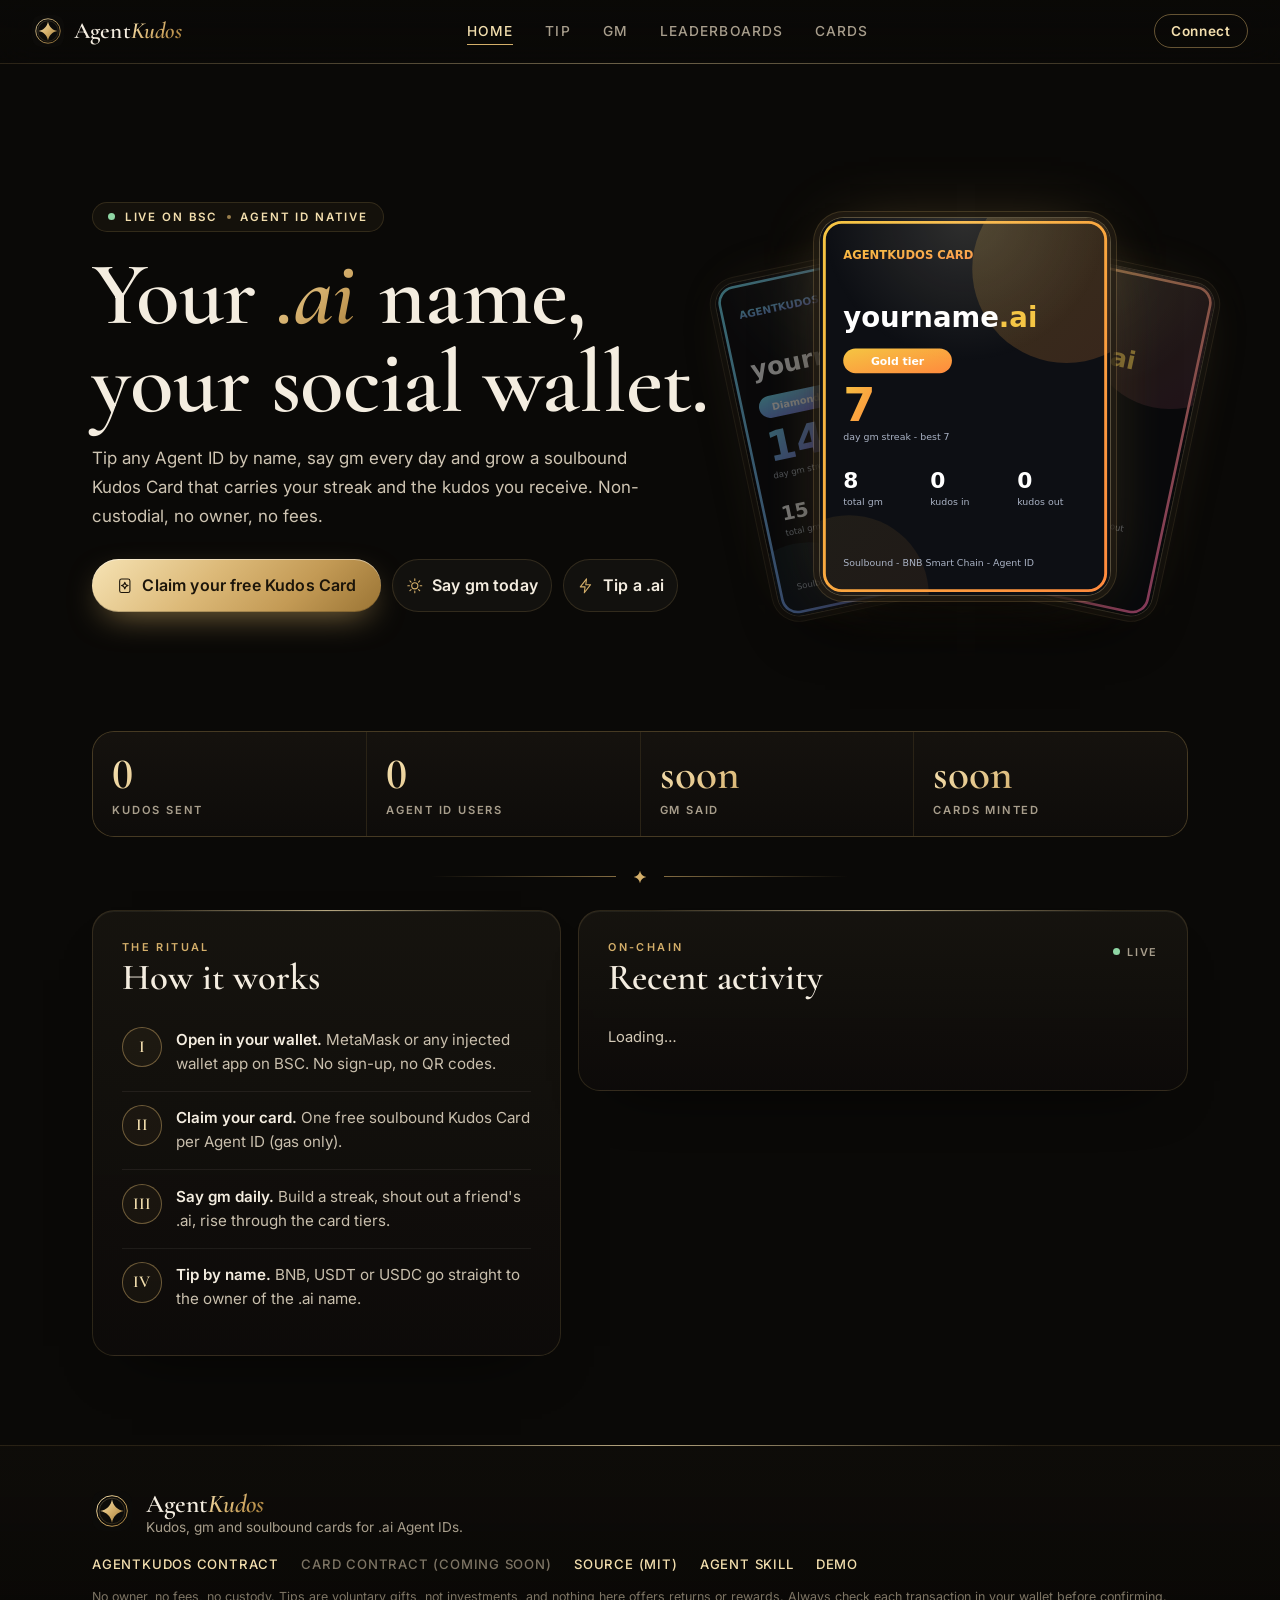
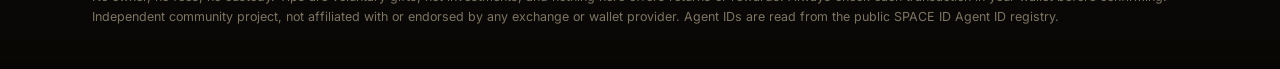
<file: index.html>
<!doctype html>
<html lang="en">
<head>
<meta charset="utf-8" />
<meta name="viewport" content="width=device-width, initial-scale=1, viewport-fit=cover" />
<meta name="theme-color" content="#0a0907" />
<title>AgentKudos · tip, gm and collect kudos with your .ai Agent ID</title>
<meta name="description" content="Tip any .ai Agent ID by name, say gm daily and claim a free soulbound Kudos Card on BSC. Non-custodial, open-source, no owner, no fees." />
<meta property="og:title" content="AgentKudos" />
<meta property="og:description" content="Tip any .ai Agent ID by name, say gm daily, claim a free soulbound Kudos Card." />
<link rel="icon" href="img/logo.svg" />
<link rel="preconnect" href="https://fonts.googleapis.com" />
<link rel="preconnect" href="https://fonts.gstatic.com" crossorigin />
<link rel="stylesheet" href="https://fonts.googleapis.com/css2?family=Cormorant+Garamond:ital,wght@0,500;0,600;0,700;1,500;1,600&family=Inter:wght@400;500;600;700&display=swap" />
<link rel="stylesheet" href="style.css" />
<script>document.documentElement.classList.add("js")</script>
</head>
<body>
<svg width="0" height="0" style="position:absolute" aria-hidden="true">
  <defs>
    <linearGradient id="goldg" x1="0" y1="0" x2="1" y2="1"><stop offset="0" stop-color="#f6e3b4"/><stop offset=".55" stop-color="#d4af6a"/><stop offset="1" stop-color="#a8823f"/></linearGradient>
  </defs>
  <symbol id="i-home" viewBox="0 0 24 24"><path d="M3.5 10.5 12 4l8.5 6.5V20a1 1 0 0 1-1 1h-5v-6h-5v6h-5a1 1 0 0 1-1-1z"/></symbol>
  <symbol id="i-bolt" viewBox="0 0 24 24"><path d="M13 2.5 4.5 13.5H11l-1 8 8.5-11H12z"/></symbol>
  <symbol id="i-sun" viewBox="0 0 24 24"><circle cx="12" cy="12" r="4.2"/><path d="M12 2.5v2.2M12 19.3v2.2M2.5 12h2.2M19.3 12h2.2M5.3 5.3l1.6 1.6M17.1 17.1l1.6 1.6M5.3 18.7l1.6-1.6M17.1 6.9l1.6-1.6"/></symbol>
  <symbol id="i-crown" viewBox="0 0 24 24"><path d="M3 7.5l4.5 4L12 5l4.5 6.5L21 7.5 19.2 18H4.8zM5 21h14"/></symbol>
  <symbol id="i-card" viewBox="0 0 24 24"><rect x="5" y="2.8" width="14" height="18.4" rx="2.6"/><path d="M12 7.2c.5 2.6 1.9 4 4.5 4.5-2.6.5-4 1.9-4.5 4.5-.5-2.6-1.9-4-4.5-4.5 2.6-.5 4-1.9 4.5-4.5z"/></symbol>
  <symbol id="i-mega" viewBox="0 0 24 24"><path d="M3.5 10v4a1 1 0 0 0 1 1H7l9 4.5v-15L7 9H4.5a1 1 0 0 0-1 1zM19 9.5a3.5 3.5 0 0 1 0 5M8 15l1.2 5"/></symbol>
  <symbol id="i-spark" viewBox="0 0 24 24"><path d="M12 2.5c.8 5.1 4.4 8.7 9.5 9.5-5.1.8-8.7 4.4-9.5 9.5-.8-5.1-4.4-8.7-9.5-9.5 5.1-.8 8.7-4.4 9.5-9.5z"/></symbol>
  <symbol id="i-arrow" viewBox="0 0 24 24"><path d="M5 12h14M13 6l6 6-6 6"/></symbol>
</svg>

<div class="bg" aria-hidden="true"><div class="glow g1"></div><div class="glow g2"></div><div class="glow g3"></div><div class="lines"></div><div class="grain"></div></div>

<header class="top">
  <a href="#/" class="brand"><img src="img/logo.svg" alt="" width="32" height="32" /><span>Agent<em>Kudos</em></span></a>
  <nav class="desk-nav" aria-label="Main">
    <a href="#/" data-nav="home">Home</a>
    <a href="#/tip" data-nav="tip">Tip</a>
    <a href="#/gm" data-nav="gm">gm</a>
    <a href="#/board" data-nav="board">Leaderboards</a>
    <a href="#/cards" data-nav="cards">Cards</a>
  </nav>
  <button id="connect" class="btn btn-ghost">Connect</button>
</header>

<main id="app">
  <!-- HOME -->
  <section class="view" data-view="home">
    <div class="hero">
      <div class="hero-copy">
        <span class="pill reveal"><span class="dot"></span> Live on BSC <i class="sep"></i> Agent ID native</span>
        <h1 class="reveal">Your <em class="gold">.ai</em> name,<br />your social wallet.</h1>
        <p class="lead reveal">Tip any Agent ID by name, say gm every day and grow a soulbound Kudos Card that carries your streak and the kudos you receive. Non-custodial, no owner, no fees.</p>
        <div class="cta-row reveal">
          <a href="#/cards" class="btn btn-primary btn-lg" data-cta="claim"><svg class="i"><use href="#i-card"/></svg>Claim your free Kudos Card</a>
          <div class="cta-sub">
            <a href="#/gm" class="btn btn-glass btn-lg"><svg class="i"><use href="#i-sun"/></svg>Say gm today</a>
            <a href="#/tip" class="btn btn-glass btn-lg"><svg class="i"><use href="#i-bolt"/></svg>Tip a .ai</a>
          </div>
        </div>
        <div id="meBanner" class="me-banner hidden"></div>
      </div>
      <div class="hero-art reveal" aria-hidden="true">
        <div class="halo"></div>
        <div class="stack">
          <div class="frame f-back"><img src="img/tier-diamond.svg" alt="" /></div>
          <div class="frame f-mid"><img src="img/tier-legend.svg" alt="" /></div>
          <div class="frame f-front tilt"><img src="img/tier-gold.svg" alt="" /></div>
        </div>
      </div>
    </div>

    <div class="stats reveal" id="stats">
      <div class="stat"><b data-stat="tips">–</b><span>kudos sent</span></div>
      <div class="stat"><b data-stat="users">–</b><span>Agent ID users</span></div>
      <div class="stat"><b data-stat="gm">–</b><span>gm said</span></div>
      <div class="stat"><b data-stat="cards">–</b><span>cards minted</span></div>
    </div>

    <div class="ornament reveal" aria-hidden="true"><span></span><svg class="i"><use href="#i-spark"/></svg><span></span></div>

    <div class="cols">
      <div class="panel reveal">
        <div class="panel-h"><div><span class="eyebrow">The ritual</span><h2>How it works</h2></div></div>
        <ol class="steps">
          <li><b>Open in your wallet.</b> MetaMask or any injected wallet app on BSC. No sign-up, no QR codes.</li>
          <li><b>Claim your card.</b> One free soulbound Kudos Card per Agent ID (gas only).</li>
          <li><b>Say gm daily.</b> Build a streak, shout out a friend's .ai, rise through the card tiers.</li>
          <li><b>Tip by name.</b> BNB, USDT or USDC go straight to the owner of the .ai name.</li>
        </ol>
      </div>
      <div class="panel reveal">
        <div class="panel-h"><div><span class="eyebrow">On-chain</span><h2>Recent activity</h2></div><span class="live"><span class="dot"></span>live</span></div>
        <ul class="feed" id="feedHome"><li class="muted">Loading…</li></ul>
      </div>
    </div>
  </section>

  <!-- TIP -->
  <section class="view" data-view="tip">
    <div class="panel narrow reveal">
      <div class="panel-h"><div><span class="eyebrow">Send kudos</span><h2>Tip a <em class="gold">.ai</em></h2></div><svg class="i i-lg"><use href="#i-bolt"/></svg></div>
      <label class="field">Recipient
        <div class="name-input"><input id="to" placeholder="name" autocomplete="off" autocapitalize="off" spellcheck="false" inputmode="text" /><span>.ai</span></div>
      </label>
      <div id="toInfo" class="hint"></div>
      <div class="amounts" id="quick">
        <button data-amt="0.0005">0.0005</button><button data-amt="0.001">0.001</button><button data-amt="0.005">0.005</button>
      </div>
      <div class="row2">
        <label class="field">Amount <input id="amount" type="number" min="0" step="any" placeholder="0.001" inputmode="decimal" /></label>
        <label class="field">Token
          <div class="seg" id="tokenSeg"><button data-tok="BNB" class="on">BNB</button><button data-tok="USDT">USDT</button><button data-tok="USDC">USDC</button></div>
        </label>
      </div>
      <label class="field">Message <span class="muted">(optional, public on-chain, max 280 bytes)</span>
        <textarea id="message" maxlength="280" rows="2" placeholder="gm, thanks for the help!"></textarea>
      </label>
      <button id="sendTip" class="btn btn-primary btn-block btn-lg">Review tip</button>
      <p class="fine">You confirm every transaction in your own wallet. Funds go directly to the name's owner in the same transaction. Token tips ask for an approval of exactly the tip amount, never unlimited.</p>
    </div>
  </section>

  <!-- GM -->
  <section class="view" data-view="gm">
    <div class="panel narrow reveal">
      <div class="panel-h"><div><span class="eyebrow">Daily check-in</span><h2>Say gm today</h2></div><span class="badge soon card-soon hidden">coming soon</span></div>
      <p class="muted">One check-in per UTC day for Agent ID holders. Keep your streak alive to rise through the card tiers.</p>
      <div class="tier-row" aria-label="Card tiers">
        <span class="t t-bronze">Bronze<small>1</small></span><span class="t t-silver">Silver<small>3</small></span><span class="t t-gold">Gold<small>7</small></span><span class="t t-diamond">Diamond<small>14</small></span><span class="t t-legend">Legend<small>30</small></span>
      </div>
      <div class="gm-box">
        <div class="streak"><span id="myStreak">–</span><small>day streak</small></div>
        <div class="gm-meta"><div>Best <b id="myBest">–</b></div><div>Total gm <b id="myTotal">–</b></div><div>Next reset <b id="resetIn">–</b></div></div>
      </div>
      <label class="field">Shout out a friend <span class="muted">(optional, free, any registered .ai)</span>
        <div class="name-input"><input id="gmTo" placeholder="friend" autocomplete="off" autocapitalize="off" spellcheck="false" /><span>.ai</span></div>
      </label>
      <div id="gmToInfo" class="hint"></div>
      <button id="sayGm" class="btn btn-primary btn-block btn-lg">Say gm</button>
      <p class="fine">gm is free (gas only) and moves no funds.</p>
    </div>
  </section>

  <!-- BOARD -->
  <section class="view" data-view="board">
    <div class="board-wrap">
      <div class="panel reveal">
        <div class="panel-h"><div><span class="eyebrow">Hall of fame</span><h2>Leaderboards</h2></div><svg class="i i-lg"><use href="#i-crown"/></svg></div>
        <div class="tabs" id="boardTabs">
          <button data-tab="recv" class="on">Most tipped</button><button data-tab="tippers">Top tippers</button><button data-tab="streaks">gm streaks</button>
        </div>
        <ol class="board" id="board"><li class="muted">Loading…</li></ol>
      </div>
      <div class="panel reveal">
        <div class="panel-h"><div><span class="eyebrow">On-chain</span><h2>Recent activity</h2></div><span class="live"><span class="dot"></span>live</span></div>
        <ul class="feed" id="feedBoard"></ul>
      </div>
    </div>
  </section>

  <!-- CARDS -->
  <section class="view" data-view="cards">
    <div class="panel reveal">
      <div class="panel-h"><div><span class="eyebrow">Soulbound collectible</span><h2>Kudos Cards</h2></div><span class="badge soon card-soon hidden">coming soon</span></div>
      <div class="claim">
        <div class="claim-art"><div class="halo"></div><div class="frame tilt"><img id="myCard" src="img/card-preview.svg" alt="Kudos Card preview" /></div></div>
        <div class="claim-txt">
          <h3>Claim your free <em class="gold">Kudos Card</em></h3>
          <p class="muted">A soulbound card for your Agent ID. The art is fully on-chain and updates with your gm streak and the kudos you send and receive. One per .ai, cannot be transferred, gas only.</p>
          <div class="tier-row" aria-label="Card tiers">
            <span class="t t-bronze">Bronze<small>1</small></span><span class="t t-silver">Silver<small>3</small></span><span class="t t-gold">Gold<small>7</small></span><span class="t t-diamond">Diamond<small>14</small></span><span class="t t-legend">Legend<small>30</small></span>
          </div>
          <button id="mintCard" class="btn btn-primary btn-lg">Claim card</button>
          <p class="fine" id="cardHint"></p>
        </div>
      </div>
    </div>
    <div class="panel reveal">
      <div class="panel-h"><div><span class="eyebrow">The collection</span><h2>Gallery</h2></div></div>
      <div class="gallery" id="gallery"><p class="muted">Loading…</p></div>
    </div>
  </section>

  <!-- PROFILE -->
  <section class="view" data-view="profile">
    <div class="panel narrow reveal" id="profile"></div>
  </section>
</main>

<footer class="foot">
  <div class="foot-in">
    <div class="foot-brand"><img src="img/logo.svg" alt="" width="40" height="40" /><div><b>Agent<em>Kudos</em></b><span>Kudos, gm and soulbound cards for .ai Agent IDs.</span></div></div>
    <p class="foot-links"><a id="kLink" target="_blank" rel="noopener">AgentKudos contract</a><a id="cLink" target="_blank" rel="noopener">Card contract</a><a id="repoLink" target="_blank" rel="noopener">Source (MIT)</a><a href="agent-skill.md">Agent skill</a><a href="demo.mp4">Demo</a></p>
    <p class="fine">No owner, no fees, no custody. Tips are voluntary gifts, not investments, and nothing here offers returns or rewards. Always check each transaction in your wallet before confirming. Independent community project, not affiliated with or endorsed by any exchange or wallet provider. Agent IDs are read from the public SPACE ID Agent ID registry.</p>
  </div>
</footer>

<nav class="tabbar" aria-label="Main">
  <a href="#/" data-nav="home"><svg class="i"><use href="#i-home"/></svg>Home</a>
  <a href="#/tip" data-nav="tip"><svg class="i"><use href="#i-bolt"/></svg>Tip</a>
  <a href="#/gm" data-nav="gm"><svg class="i"><use href="#i-sun"/></svg>gm</a>
  <a href="#/board" data-nav="board"><svg class="i"><use href="#i-crown"/></svg>Board</a>
  <a href="#/cards" data-nav="cards"><svg class="i"><use href="#i-card"/></svg>Cards</a>
</nav>

<div id="sheet" class="sheet hidden" role="dialog" aria-modal="true" aria-labelledby="sheetTitle">
  <div class="sheet-card">
    <h3 id="sheetTitle">Review</h3>
    <div id="sheetBody"></div>
    <div class="sheet-actions"><button class="btn btn-ghost" id="sheetCancel">Cancel</button><button class="btn btn-primary" id="sheetOk">Open wallet</button></div>
  </div>
</div>
<div id="toasts" aria-live="polite"></div>
<script type="module" src="app.js"></script>
<script src="luxe.js" defer></script>
</body>
</html>
</file>
<file: style.css>
/* AgentKudos · luxe theme */
:root{
  --bg:#0a0907;--bg2:#110f0c;--ink:#f4ede0;--fg:var(--ink);--mut:#a89e8c;--mut2:#7d7464;
  --gold:#d4af6a;--gold-hi:#f3dfae;--gold-lo:#9a7434;
  --line:rgba(212,175,106,.16);--line2:rgba(244,237,224,.07);
  --panel:linear-gradient(180deg,rgba(30,26,20,.62),rgba(14,12,10,.7));
  --goldg:linear-gradient(135deg,#f6e3b4 0%,#dcb978 40%,#c39a55 70%,#9a7434 100%);
  --ok:#8fd6a4;--err:#f0a08f;--r:22px;
  --serif:"Cormorant Garamond","Cormorant",Garamond,"Times New Roman",serif;
  --sans:Inter,ui-sans-serif,system-ui,-apple-system,"Segoe UI",Roboto,sans-serif;
  --ease:cubic-bezier(.2,.7,.2,1);
  --safe-b:env(safe-area-inset-bottom,0px);
}
*{box-sizing:border-box;-webkit-tap-highlight-color:transparent}
html{scroll-behavior:smooth}
html,body{font-variant-numeric:lining-nums;font-feature-settings:"lnum" 1;margin:0;background:var(--bg);color:var(--ink);font-family:var(--sans);font-size:16px;-webkit-font-smoothing:antialiased;text-rendering:optimizeLegibility}
::selection{background:rgba(212,175,106,.35);color:#fff}
a{color:inherit;text-decoration:none}
:focus-visible{outline:2px solid var(--gold);outline-offset:3px;border-radius:10px}
.hidden{display:none!important}
.muted{color:var(--mut)}
.fine{color:var(--mut2);font-size:.78rem;line-height:1.6;margin:.9rem 0 0}
.grad,.gold{background:var(--goldg);-webkit-background-clip:text;background-clip:text;color:transparent}
em.gold{font-style:italic;padding-right:.06em}
.i{width:1.1em;height:1.1em;flex:none;fill:none;stroke:currentColor;stroke-width:1.5;stroke-linecap:round;stroke-linejoin:round;vertical-align:-.15em}
.i-lg{width:28px;height:28px;color:var(--gold);opacity:.85}

/* background */
.bg{position:fixed;inset:0;z-index:-1;overflow:hidden;background:radial-gradient(120% 80% at 50% -10%,#1d1810 0%,var(--bg) 55%)}
.glow{position:absolute;border-radius:50%;filter:blur(110px);will-change:transform}
.g1{width:560px;height:560px;background:rgba(212,175,106,.20);top:-260px;left:50%;margin-left:-280px;animation:drift 22s ease-in-out infinite}
.g2{width:420px;height:420px;background:rgba(160,110,50,.14);bottom:-200px;right:-140px;animation:drift 26s ease-in-out infinite reverse}
.g3{width:380px;height:380px;background:rgba(120,90,60,.10);top:40%;left:-200px;animation:drift 30s ease-in-out infinite}
@keyframes drift{50%{transform:translate(30px,24px) scale(1.06)}}
.lines{position:absolute;inset:0;background:repeating-linear-gradient(90deg,transparent 0 119px,rgba(212,175,106,.035) 119px 120px);mask-image:linear-gradient(180deg,#000 0%,transparent 70%)}
.grain{position:absolute;inset:-50%;opacity:.07;mix-blend-mode:overlay;background-image:url("data:image/svg+xml;utf8,<svg xmlns='http://www.w3.org/2000/svg' width='160' height='160'><filter id='n'><feTurbulence type='fractalNoise' baseFrequency='.85' numOctaves='3' stitchTiles='stitch'/><feColorMatrix values='0 0 0 0 1  0 0 0 0 1  0 0 0 0 1  0 0 0 1 0'/></filter><rect width='100%' height='100%' filter='url(%23n)'/></svg>")}

/* header */
.top{position:sticky;top:0;z-index:20;display:flex;align-items:center;gap:1rem;padding:.8rem 1.1rem;backdrop-filter:blur(18px) saturate(1.2);-webkit-backdrop-filter:blur(18px) saturate(1.2);background:linear-gradient(180deg,rgba(10,9,7,.88),rgba(10,9,7,.66));border-bottom:1px solid var(--line)}
.top::after{content:"";position:absolute;left:0;right:0;bottom:-1px;height:1px;background:linear-gradient(90deg,transparent,rgba(243,223,174,.55),transparent);opacity:.6}
.brand{display:flex;align-items:center;gap:.6rem;font-family:var(--serif);font-weight:600;font-size:1.45rem;letter-spacing:.01em}
.brand img{width:32px;height:32px;border-radius:9px}
.brand em,.foot-brand em{font-style:italic;background:var(--goldg);-webkit-background-clip:text;background-clip:text;color:transparent}
.desk-nav{display:none;flex:1;gap:.2rem;justify-content:center}
.desk-nav a{position:relative;padding:.5rem .9rem;color:var(--mut);font-weight:500;font-size:.86rem;letter-spacing:.08em;text-transform:uppercase;transition:color .3s}
.desk-nav a::after{content:"";position:absolute;left:50%;right:50%;bottom:.15rem;height:1px;background:var(--gold);transition:left .35s var(--ease),right .35s var(--ease)}
.desk-nav a:hover{color:var(--ink)}
.desk-nav a.on{color:var(--gold-hi)}.desk-nav a.on::after{left:.9rem;right:.9rem}
#connect{margin-left:auto}

/* buttons */
.btn{position:relative;overflow:hidden;display:inline-flex;align-items:center;justify-content:center;gap:.55rem;border:0;border-radius:999px;padding:.75rem 1.25rem;font:inherit;font-weight:600;font-size:.95rem;letter-spacing:.01em;cursor:pointer;color:var(--ink);transition:transform .25s var(--ease),box-shadow .35s,background .3s,border-color .3s,opacity .2s;white-space:nowrap}
.btn:hover:not([disabled]){transform:translateY(-2px)}
.btn:active:not([disabled]){transform:translateY(0) scale(.98)}
.btn[disabled]{opacity:.5;cursor:not-allowed}
.btn-primary{background:var(--goldg);color:#1c150a;box-shadow:0 1px 0 rgba(255,255,255,.45) inset,0 -1px 0 rgba(0,0,0,.2) inset,0 12px 34px -12px rgba(212,175,106,.7)}
.btn-primary::after{content:"";position:absolute;top:0;bottom:0;left:-60%;width:40%;background:linear-gradient(105deg,transparent,rgba(255,255,255,.55),transparent);transform:skewX(-18deg);transition:left .8s var(--ease)}
.btn-primary:hover:not([disabled])::after{left:130%}
.btn-primary:hover:not([disabled]){box-shadow:0 1px 0 rgba(255,255,255,.45) inset,0 18px 44px -12px rgba(212,175,106,.85)}
.btn-primary[disabled]{background:linear-gradient(135deg,#5b4c33,#3c3222);color:#d9c9a5;box-shadow:none;opacity:.85}
.btn-glass{background:rgba(244,237,224,.035);border:1px solid var(--line);backdrop-filter:blur(10px)}
.btn-glass:hover{background:rgba(212,175,106,.08);border-color:rgba(212,175,106,.45)}
.btn-glass .i{color:var(--gold)}
.btn-ghost{background:transparent;border:1px solid rgba(212,175,106,.45);color:var(--gold-hi);padding:.5rem 1.05rem;font-size:.85rem;letter-spacing:.04em}
.btn-ghost:hover{background:rgba(212,175,106,.1)}
.btn-lg{padding:1rem 1.5rem;font-size:1rem}.btn-block{width:100%}

main{max-width:1160px;margin:0 auto;padding:1rem 1.1rem 1rem}
.view{display:none}.view.on{display:block;animation:fadein .6s var(--ease) both}
@keyframes fadein{from{opacity:0;transform:translateY(10px)}to{opacity:1;transform:none}}
@keyframes fadeup{from{opacity:0;transform:translateY(14px)}to{opacity:1;transform:none}}
.js .reveal{opacity:0;transform:translateY(22px);transition:opacity .9s var(--ease) var(--d,0ms),transform .9s var(--ease) var(--d,0ms)}
.js .reveal.in{opacity:1;transform:none}

/* hero */
.hero{display:grid;gap:1.6rem;padding:2.4rem 0 1rem}
.pill{display:inline-flex;align-items:center;gap:.6rem;padding:.42rem .95rem;border:1px solid var(--line);border-radius:999px;background:rgba(212,175,106,.05);font-size:.72rem;color:var(--gold-hi);font-weight:600;letter-spacing:.16em;text-transform:uppercase}
.pill .sep{width:4px;height:4px;border-radius:50%;background:var(--gold);opacity:.7}
.dot{width:7px;height:7px;border-radius:50%;background:var(--ok);box-shadow:0 0 0 0 rgba(143,214,164,.6);animation:pulse 2.2s infinite}
@keyframes pulse{70%{box-shadow:0 0 0 8px rgba(143,214,164,0)}100%{box-shadow:0 0 0 0 rgba(143,214,164,0)}}
h1{font-family:var(--serif);font-weight:600;font-size:clamp(2.9rem,12vw,5.6rem);line-height:.98;letter-spacing:-.01em;margin:1.2rem 0 1.1rem;color:var(--ink)}
h1 em.gold{font-weight:600}
.lead{color:#cfc5b3;font-size:1.06rem;line-height:1.7;max-width:560px;margin:0 0 1.8rem;font-weight:400}
.cta-row{display:flex;flex-direction:column;gap:.7rem;max-width:560px}
.cta-sub{display:grid;grid-template-columns:1fr 1fr;gap:.7rem}
.cta-sub .btn{padding:.95rem .8rem}
.me-banner{margin-top:1.2rem;padding:.9rem 1.1rem;border-radius:16px;background:rgba(212,175,106,.07);border:1px solid var(--line);font-size:.92rem;line-height:1.55;color:#ddd3c1;word-break:break-word}

.hero-art{position:relative;height:360px;display:flex;align-items:center;justify-content:center}
.halo{position:absolute;inset:8% 10%;border-radius:50%;background:radial-gradient(closest-side,rgba(212,175,106,.32),transparent 70%);filter:blur(20px);pointer-events:none}
.stack{position:relative;width:210px;height:273px}
.stack .frame{position:absolute;inset:0}
.f-back{transform:translate(-62px,14px) rotate(-12deg) scale(.9);opacity:.6;filter:saturate(.8) brightness(.75)}
.f-mid{transform:translate(62px,14px) rotate(12deg) scale(.9);opacity:.7;filter:saturate(.85) brightness(.8)}
.f-front{animation:float 7s ease-in-out infinite}
@keyframes float{50%{translate:0 -10px}}

/* card frame + shimmer */
.frame{position:relative;border-radius:24px;transition:transform .5s var(--ease),box-shadow .5s;box-shadow:0 0 0 1px rgba(243,223,174,.28),0 0 0 6px rgba(10,9,7,.6),0 0 0 7px rgba(212,175,106,.22),0 40px 70px -30px rgba(0,0,0,.95),0 0 70px -24px rgba(212,175,106,.45);transform-style:preserve-3d}
.frame img{display:block;width:100%;height:auto;border-radius:24px}
.frame::after{content:"";position:absolute;inset:0;border-radius:24px;pointer-events:none;background:linear-gradient(115deg,transparent 35%,rgba(255,244,214,.22) 47%,rgba(255,255,255,.06) 52%,transparent 62%);background-size:260% 100%;background-position:120% 0;animation:shimmer 6.5s ease-in-out infinite;mix-blend-mode:screen}
.frame::before{content:"";position:absolute;inset:0;border-radius:24px;pointer-events:none;background:radial-gradient(240px circle at var(--mx,50%) var(--my,0%),rgba(255,240,205,.14),transparent 60%);z-index:1}
@keyframes shimmer{0%{background-position:120% 0}55%,100%{background-position:-60% 0}}

/* stats */
.stats{display:grid;grid-template-columns:repeat(2,1fr);gap:1px;margin:1.6rem 0 1.2rem;border:1px solid var(--line);border-radius:var(--r);overflow:hidden;background:var(--line)}
.stat{position:relative;padding:1.3rem 1.2rem 1.15rem;background:linear-gradient(180deg,#15120e,#0e0c0a)}
.stat b{display:block;font-family:var(--serif);font-size:2.7rem;font-weight:600;line-height:1;background:var(--goldg);-webkit-background-clip:text;background-clip:text;color:transparent;font-variant-numeric:lining-nums tabular-nums}
.stat span{display:block;margin-top:.45rem;color:var(--mut);font-size:.7rem;font-weight:600;letter-spacing:.16em;text-transform:uppercase}

.ornament{display:flex;align-items:center;gap:1rem;margin:2rem auto 1.6rem;max-width:420px;color:var(--gold)}
.ornament span{flex:1;height:1px;background:linear-gradient(90deg,transparent,rgba(212,175,106,.6))}
.ornament span:last-child{background:linear-gradient(90deg,rgba(212,175,106,.6),transparent)}
.ornament .i{width:16px;height:16px;fill:var(--gold);stroke:none}

/* panels */
.cols{display:grid;gap:1.1rem;align-items:start}
.panel{position:relative;background:var(--panel);border:1px solid var(--line);border-radius:var(--r);padding:1.4rem 1.25rem;margin:0 0 1.1rem;backdrop-filter:blur(16px);-webkit-backdrop-filter:blur(16px);box-shadow:0 1px 0 rgba(255,240,210,.06) inset,0 30px 60px -40px rgba(0,0,0,.9)}
.panel::before{content:"";position:absolute;top:-1px;left:12%;right:12%;height:1px;background:linear-gradient(90deg,transparent,rgba(243,223,174,.7),transparent)}
.panel.narrow{max-width:640px;margin-left:auto;margin-right:auto}
.panel-h{display:flex;align-items:flex-start;justify-content:space-between;gap:.75rem;margin-bottom:1rem}
.eyebrow{display:block;font-size:.68rem;font-weight:600;letter-spacing:.22em;text-transform:uppercase;color:var(--gold);margin-bottom:.3rem}
.panel h2{margin:0;font-family:var(--serif);font-weight:600;font-size:2rem;line-height:1.05;letter-spacing:0}
.badge{font-size:.66rem;font-weight:600;padding:.32rem .7rem;border-radius:999px;text-transform:uppercase;letter-spacing:.16em;white-space:nowrap}
.badge.soon{background:rgba(212,175,106,.08);color:var(--gold-hi);border:1px solid rgba(212,175,106,.4)}
.live{display:flex;align-items:center;gap:.45rem;font-size:.68rem;color:var(--mut);font-weight:600;letter-spacing:.16em;text-transform:uppercase;margin-top:.3rem}
.steps{list-style:none;margin:0;padding:0;counter-reset:s}
.steps li{position:relative;counter-increment:s;padding:.9rem 0 .9rem 3.4rem;border-top:1px solid var(--line2);color:#c9bfad;line-height:1.6;font-size:.95rem}
.steps li:first-child{border-top:0}
.steps li::before{content:counter(s,upper-roman);position:absolute;left:0;top:.85rem;width:2.4rem;height:2.4rem;display:grid;place-items:center;border:1px solid rgba(212,175,106,.45);border-radius:50%;font-family:var(--serif);font-size:1.05rem;font-weight:600;color:var(--gold-hi);background:rgba(212,175,106,.05)}
.steps b{color:var(--ink);font-weight:600}

/* form */
.field{display:block;margin:1rem 0;color:var(--mut);font-size:.72rem;font-weight:600;letter-spacing:.14em;text-transform:uppercase}
.field .muted{text-transform:none;letter-spacing:0;font-weight:400;font-size:.8rem;color:var(--mut2)}
input,textarea{width:100%;margin-top:.5rem;padding:.95rem 1.05rem;border-radius:14px;border:1px solid var(--line);background:rgba(6,5,4,.6);color:var(--ink);font:inherit;font-size:1rem;letter-spacing:0;text-transform:none;outline:none;transition:border .3s,box-shadow .3s,background .3s}
input::placeholder,textarea::placeholder{color:#6d6556}
input:focus,textarea:focus{border-color:rgba(212,175,106,.7);background:rgba(6,5,4,.8);box-shadow:0 0 0 4px rgba(212,175,106,.12)}
.name-input{display:flex;align-items:center;position:relative}
.name-input input{padding-right:3.4rem;font-family:var(--serif);font-size:1.6rem;font-weight:600;padding-top:.7rem;padding-bottom:.7rem}
.name-input span{position:absolute;right:1.1rem;top:calc(50% + .25rem);transform:translateY(-50%);font-family:var(--serif);font-style:italic;font-size:1.5rem;font-weight:600;background:var(--goldg);-webkit-background-clip:text;background-clip:text;color:transparent;text-transform:none;letter-spacing:0}
.hint{min-height:1.3rem;font-size:.88rem;margin:-.4rem 0 .4rem}
.hint .ok{color:var(--ok)}.hint .err{color:var(--err)}
.row2{display:grid;grid-template-columns:1fr;gap:0}
.seg{display:flex;gap:.3rem;margin-top:.5rem;background:rgba(6,5,4,.6);border:1px solid var(--line);border-radius:999px;padding:.3rem}
.seg button{flex:1;border:0;background:none;color:var(--mut);padding:.65rem;border-radius:999px;font:inherit;font-size:.9rem;font-weight:600;letter-spacing:.04em;cursor:pointer;transition:.3s}
.seg button.on{background:var(--goldg);color:#1c150a;box-shadow:0 6px 18px -8px rgba(212,175,106,.7)}
.amounts{display:flex;gap:.5rem;margin:.6rem 0 0}
.amounts button{flex:1;border:1px solid var(--line);background:rgba(244,237,224,.03);color:var(--ink);padding:.7rem .4rem;border-radius:999px;font:inherit;font-weight:600;font-size:.92rem;cursor:pointer;transition:.3s}
.amounts button:hover{border-color:rgba(212,175,106,.6);background:rgba(212,175,106,.08);color:var(--gold-hi)}

/* tiers */
.tier-row{display:flex;flex-wrap:wrap;gap:.4rem;margin:1rem 0 .4rem}
.tier-row .t{--c1:#d08b5b;--c2:#5b3a29;display:inline-flex;align-items:baseline;gap:.35rem;padding:.38rem .75rem;border-radius:999px;font-size:.78rem;font-weight:600;letter-spacing:.04em;color:var(--ink);border:1px solid transparent;background:linear-gradient(#120f0c,#120f0c) padding-box,linear-gradient(135deg,var(--c1),var(--c2)) border-box}
.tier-row .t small{font-size:.68rem;color:var(--mut);font-weight:500}
.t-silver{--c1:#c9d3e3!important;--c2:#6b7a99!important}.t-gold{--c1:#f5c542!important;--c2:#ff8a3d!important}
.t-diamond{--c1:#5ee7ff!important;--c2:#7c5cff!important}.t-legend{--c1:#f5c542!important;--c2:#ff5fa2!important}

/* gm */
.gm-box{display:flex;align-items:center;gap:1.4rem;padding:1.3rem 1.2rem;border-radius:20px;background:radial-gradient(120% 140% at 0% 0%,rgba(212,175,106,.16),transparent 60%),rgba(6,5,4,.5);border:1px solid rgba(212,175,106,.3);margin:1rem 0}
.streak{display:flex;flex-direction:column;align-items:center;min-width:96px;padding-right:1.3rem;border-right:1px solid var(--line)}
.streak span{font-family:var(--serif);font-size:4rem;font-weight:600;line-height:.95;background:var(--goldg);-webkit-background-clip:text;background-clip:text;color:transparent}
.streak small{color:var(--mut);font-weight:600;font-size:.66rem;letter-spacing:.16em;text-transform:uppercase;margin-top:.3rem}
.gm-meta{display:grid;gap:.45rem;font-size:.9rem;color:var(--mut)}.gm-meta b{color:var(--ink);font-weight:600;margin-left:.25rem}

/* board + feed */
.tabs{display:flex;gap:.3rem;margin-bottom:.8rem;padding:.3rem;border:1px solid var(--line);border-radius:999px;background:rgba(6,5,4,.5)}
.tabs button{flex:1;border:0;background:none;color:var(--mut);padding:.6rem .7rem;border-radius:999px;font:inherit;font-weight:600;font-size:.85rem;cursor:pointer;white-space:nowrap;transition:.3s}
.tabs button:hover{color:var(--ink)}
.tabs button.on{background:var(--goldg);color:#1c150a;box-shadow:0 6px 18px -8px rgba(212,175,106,.7)}
@media (max-width:380px){.tabs button{padding:.55rem .4rem;font-size:.78rem}}
.board{list-style:none;margin:0;padding:0;counter-reset:r}
.board li{display:flex;align-items:center;gap:.95rem;padding:.9rem .3rem;border-bottom:1px solid var(--line2);counter-increment:r;animation:fadeup .5s var(--ease) both;transition:background .3s}
.board li:hover{background:rgba(212,175,106,.04)}
.board li::before{content:counter(r);width:34px;height:34px;flex:none;display:grid;place-items:center;border-radius:50%;border:1px solid var(--line);font-family:var(--serif);font-weight:600;font-size:1.1rem;color:var(--mut)}
.board li:nth-child(1)::before{background:var(--goldg);color:#1c150a;border:0;box-shadow:0 0 22px -4px rgba(212,175,106,.7)}
.board li:nth-child(2)::before{background:linear-gradient(135deg,#eceff4,#9aa3b2);color:#16181c;border:0}
.board li:nth-child(3)::before{background:linear-gradient(135deg,#e2a679,#8a5434);color:#1a0f08;border:0}
.board li.muted::before{display:none}
.board .nm{font-weight:600;font-size:1rem}.board .sub{color:var(--mut);font-size:.8rem;margin-top:.1rem}
.board .val{margin-left:auto;font-family:var(--serif);font-weight:600;font-size:1.5rem;text-align:right;line-height:1.1;color:var(--gold-hi)}
.board .val .sub{font-family:var(--sans);font-size:.66rem;letter-spacing:.14em;text-transform:uppercase}
.feed{list-style:none;margin:0;padding:0}
.feed li.muted{display:block;padding:.8rem 0}
.feed li{display:flex;gap:.85rem;padding:.85rem 0;border-bottom:1px solid var(--line2);font-size:.92rem;line-height:1.5;animation:fadeup .5s var(--ease) both;color:#d4cab8}
.feed li:last-child{border-bottom:0}
.feed .ic{width:36px;height:36px;flex:none;border-radius:50%;display:grid;place-items:center;border:1px solid rgba(212,175,106,.35);background:radial-gradient(circle at 30% 25%,rgba(212,175,106,.18),rgba(212,175,106,.03));color:var(--gold-hi)}
.feed .ic .i{width:16px;height:16px}
.feed b{color:var(--ink);font-weight:600}
.feed .msg{color:#bfb5a2;font-family:var(--serif);font-style:italic;font-size:1.08rem;margin-top:.1rem}
.feed .when{color:var(--mut2);font-size:.74rem;margin-top:.15rem;letter-spacing:.02em}
.feed .when a{color:var(--gold)}
.feed a.h{font-weight:600;color:var(--ink);border-bottom:1px solid rgba(212,175,106,.35);transition:.3s}.feed a.h:hover{color:var(--gold-hi);border-color:var(--gold)}

/* cards */
.claim{display:grid;gap:2rem;align-items:center}
.claim-art{position:relative;display:flex;justify-content:center;padding:1rem 0 .4rem;animation:float 7s ease-in-out infinite}
.claim-art .frame{width:100%;max-width:300px}
.claim-txt h3{margin:.2rem 0 .6rem;font-family:var(--serif);font-weight:600;font-size:2.1rem;line-height:1.08}
.claim-txt p.muted{line-height:1.7}
.claim-txt .btn{margin-top:.8rem}
.gallery{display:grid;grid-template-columns:repeat(2,1fr);gap:1.4rem 1rem}
.gallery .g-item{display:block;transition:transform .45s var(--ease)}
.gallery .g-item:hover{transform:translateY(-6px)}
.gallery .g-item:hover .frame{box-shadow:0 0 0 1px rgba(243,223,174,.5),0 0 0 5px rgba(10,9,7,.6),0 0 0 6px rgba(212,175,106,.35),0 40px 70px -30px rgba(0,0,0,.95),0 0 80px -20px rgba(212,175,106,.55)}
.gallery .frame,.gallery .frame img,.gallery .frame::after,.gallery .frame::before{border-radius:16px}
.gallery .frame{box-shadow:0 0 0 1px rgba(243,223,174,.25),0 0 0 4px rgba(10,9,7,.6),0 0 0 5px rgba(212,175,106,.18),0 30px 50px -26px rgba(0,0,0,.95)}
.gallery .g-item:nth-child(2) .frame::after{animation-delay:-1.3s}.gallery .g-item:nth-child(3) .frame::after{animation-delay:-2.6s}
.gallery .g-item:nth-child(4) .frame::after{animation-delay:-3.9s}.gallery .g-item:nth-child(5) .frame::after{animation-delay:-5.2s}
.gallery .cap{text-align:center;font-family:var(--serif);font-weight:600;font-size:1.15rem;margin-top:.75rem;color:var(--ink)}
.gallery .cap small{display:block;font-family:var(--sans);font-size:.62rem;letter-spacing:.18em;text-transform:uppercase;color:var(--mut);font-weight:600;margin-top:.15rem}

/* profile */
.prof-h{display:flex;align-items:center;gap:1.1rem}
.avatar{width:68px;height:68px;border-radius:50%;background:radial-gradient(circle at 30% 25%,#2a2318,#0f0d0a);border:1px solid rgba(212,175,106,.55);box-shadow:0 0 0 5px rgba(212,175,106,.07),0 0 30px -8px rgba(212,175,106,.6);display:grid;place-items:center;font-family:var(--serif);font-size:2rem;font-weight:600;color:var(--gold-hi);flex:none}
.prof-h h2{font-size:2.2rem!important}
.prof-stats{display:grid;grid-template-columns:repeat(3,1fr);gap:1px;margin:1.3rem 0 1rem;border:1px solid var(--line);border-radius:16px;overflow:hidden;background:var(--line)}
.prof-stats div{padding:.95rem .8rem;background:#100e0b}
.prof-stats b{display:block;font-family:var(--serif);font-size:1.9rem;font-weight:600;line-height:1;color:var(--gold-hi)}
.prof-stats span{display:block;margin-top:.35rem;font-size:.62rem;color:var(--mut);font-weight:600;letter-spacing:.14em;text-transform:uppercase}
.prof-actions{display:grid;grid-template-columns:1fr 1fr;gap:.6rem}
#profile h3{font-family:var(--serif);font-weight:600;font-size:1.5rem}

/* sheet + toasts */
.sheet{position:fixed;inset:0;z-index:50;background:rgba(5,4,3,.7);backdrop-filter:blur(6px);display:flex;align-items:flex-end;justify-content:center;animation:fade .25s}
@keyframes fade{from{opacity:0}}
.sheet-card{position:relative;width:100%;max-width:520px;background:linear-gradient(180deg,#1a1611,#0f0d0a);border:1px solid rgba(212,175,106,.3);border-radius:26px 26px 0 0;padding:1.6rem 1.3rem calc(1.3rem + var(--safe-b));animation:slideup .4s var(--ease);box-shadow:0 -30px 80px -20px rgba(0,0,0,.8)}
.sheet-card::before{content:"";position:absolute;top:-1px;left:15%;right:15%;height:1px;background:linear-gradient(90deg,transparent,var(--gold-hi),transparent)}
@keyframes slideup{from{transform:translateY(100%)}}
.sheet-card h3{margin:0 0 .9rem;font-family:var(--serif);font-weight:600;font-size:1.8rem}
.kv{display:flex;justify-content:space-between;gap:1rem;padding:.7rem 0;border-bottom:1px solid var(--line2);font-size:.95rem}.kv span{color:var(--mut)}.kv b{text-align:right;word-break:break-word;font-weight:600}
.sheet-actions{display:grid;grid-template-columns:1fr 2fr;gap:.6rem;margin-top:1.2rem}
#toasts{position:fixed;left:50%;transform:translateX(-50%);bottom:calc(6rem + var(--safe-b));z-index:60;display:grid;gap:.5rem;width:min(92vw,440px)}
.toast{padding:.9rem 1.1rem;border-radius:16px;background:rgba(22,19,15,.96);border:1px solid var(--line);box-shadow:0 20px 50px -10px rgba(0,0,0,.7);font-size:.9rem;line-height:1.5;animation:slideup .4s var(--ease);backdrop-filter:blur(10px)}
.toast.ok{border-color:rgba(143,214,164,.45)}.toast.err{border-color:rgba(240,160,143,.5)}
.toast a{color:var(--gold-hi);font-weight:600}

/* tabbar (mobile) */
.tabbar{position:fixed;left:.6rem;right:.6rem;bottom:calc(.6rem + var(--safe-b));z-index:30;display:grid;grid-template-columns:repeat(5,1fr);padding:.35rem;background:rgba(14,12,9,.82);backdrop-filter:blur(20px) saturate(1.3);-webkit-backdrop-filter:blur(20px) saturate(1.3);border:1px solid var(--line);border-radius:22px;box-shadow:0 20px 50px -12px rgba(0,0,0,.85),0 1px 0 rgba(255,240,210,.06) inset}
.tabbar a{display:flex;flex-direction:column;align-items:center;gap:.25rem;padding:.55rem 0 .45rem;border-radius:16px;color:var(--mut);font-size:.66rem;font-weight:600;letter-spacing:.08em;text-transform:uppercase;transition:color .3s,background .3s}
.tabbar a .i{width:21px;height:21px}
.tabbar a.on{color:var(--gold-hi);background:radial-gradient(80% 90% at 50% 0%,rgba(212,175,106,.2),rgba(212,175,106,.04))}

/* footer */
.foot{position:relative;margin-top:1.5rem;border-top:1px solid var(--line);background:linear-gradient(180deg,rgba(18,15,11,.6),rgba(8,7,5,.9))}
.foot::before{content:"";position:absolute;top:-1px;left:20%;right:20%;height:1px;background:linear-gradient(90deg,transparent,rgba(243,223,174,.7),transparent)}
.foot-in{max-width:1160px;margin:0 auto;padding:2.2rem 1.1rem calc(7rem + var(--safe-b));color:var(--mut);font-size:.85rem}
.foot-brand{display:flex;align-items:center;gap:.9rem;margin-bottom:1.3rem}
.foot-brand img{border-radius:11px}
.foot-brand b{display:block;font-family:var(--serif);font-size:1.6rem;font-weight:600;color:var(--ink)}
.foot-brand span{font-size:.85rem}
.foot-links{display:flex;flex-wrap:wrap;gap:.5rem 1.4rem;margin:0 0 .4rem}
.foot-links a{color:var(--gold-hi);font-weight:500;font-size:.82rem;letter-spacing:.06em;text-transform:uppercase;border-bottom:1px solid transparent;transition:.3s}
.foot-links a[href]:hover{border-color:var(--gold)}
.foot-links a:not([href]){color:var(--mut2)}

@media (min-width:720px){
  .stats{grid-template-columns:repeat(4,1fr)}
  .row2{grid-template-columns:1fr 1.2fr;gap:.9rem}
  .claim{grid-template-columns:1fr 1.15fr;gap:3rem}
  .gallery{grid-template-columns:repeat(3,1fr)}
  .sheet{align-items:center}.sheet-card{border-radius:26px}
  .panel{padding:1.8rem 1.8rem}
  .cta-row{flex-direction:row;flex-wrap:wrap;max-width:none}
  .cta-sub{display:flex;gap:.7rem}
}
@media (min-width:960px){
  .desk-nav{display:flex}.tabbar{display:none}
  .top{padding:.9rem 2rem}
  main{padding:1rem 2rem 3rem}
  .foot-in{padding:2.6rem 2rem 2.6rem}
  #toasts{bottom:2rem}
  .hero{grid-template-columns:1.25fr .9fr;align-items:center;padding:4.2rem 0 2.4rem;gap:2rem}
  .hero-art{height:520px}
  .stack{width:290px;height:377px}
  .f-back{transform:translate(-90px,20px) rotate(-12deg) scale(.9)}
  .f-mid{transform:translate(90px,20px) rotate(12deg) scale(.9)}
  .cols{grid-template-columns:1fr 1.3fr}
  .board-wrap{display:grid;grid-template-columns:1fr 1fr;gap:1.1rem;align-items:start}
  .gallery{grid-template-columns:repeat(5,1fr)}
  .panel h2{font-size:2.3rem}
}
@media (prefers-reduced-motion:reduce){*{animation:none!important;transition:none!important}.js .reveal{opacity:1;transform:none}}
</file>
